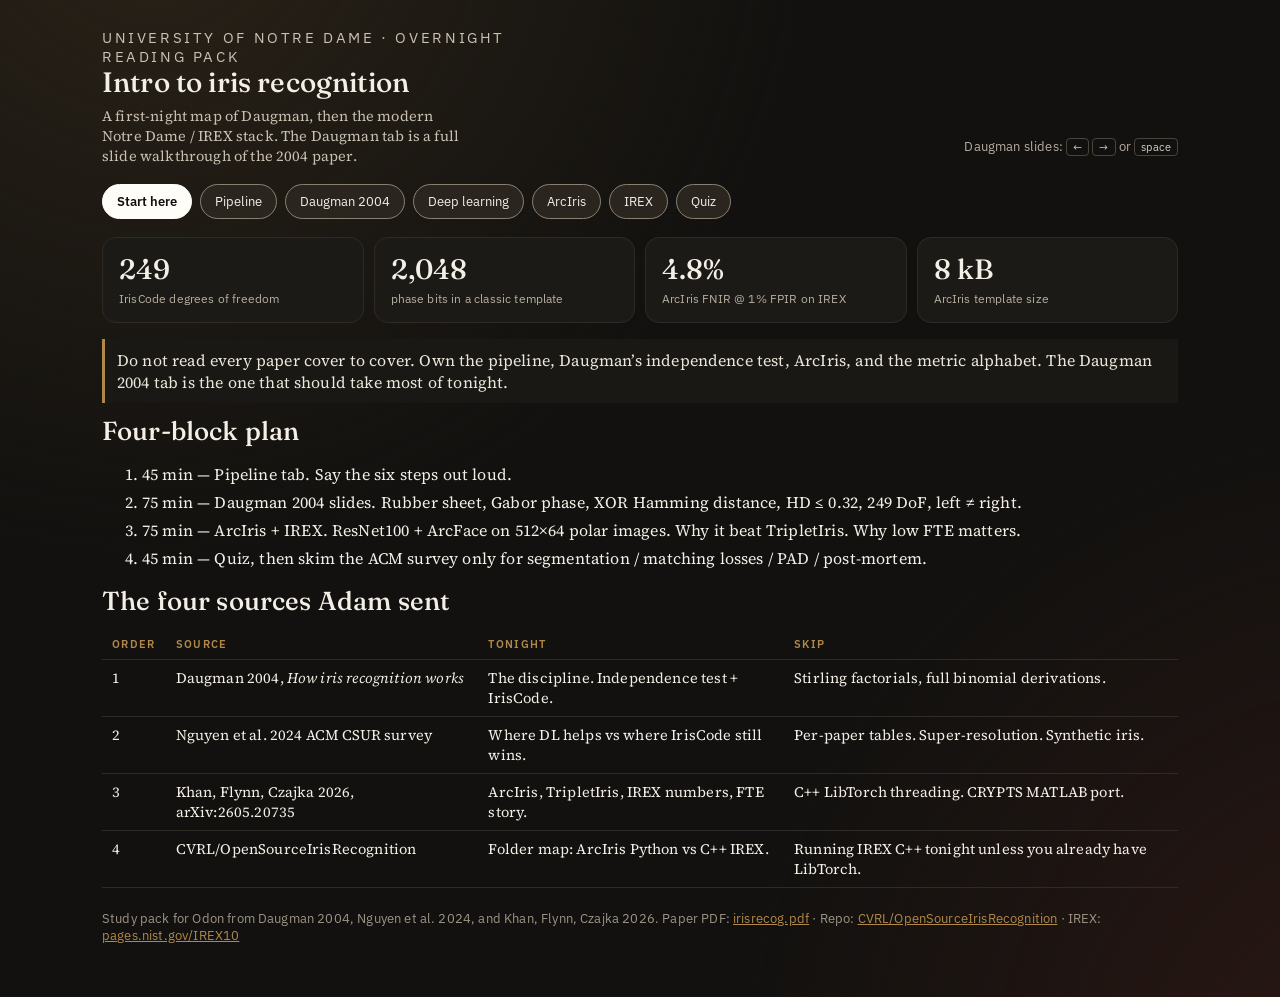
<file: index.html>
<!doctype html>
<html lang="en">
<head>
  <meta charset="utf-8" />
  <meta name="viewport" content="width=device-width, initial-scale=1" />
  <title>Intro to iris recognition · Daugman 2004</title>
  <link rel="preconnect" href="https://fonts.googleapis.com" />
  <link rel="preconnect" href="https://fonts.gstatic.com" crossorigin />
  <link href="https://fonts.googleapis.com/css2?family=Fraunces:opsz,wght@9..144,500;9..144,600&family=IBM+Plex+Mono:wght@400&family=IBM+Plex+Sans:wght@400;500;600&family=Source+Serif+4:ital,opsz,wght@0,8..60,400;0,8..60,600;1,8..60,400&display=swap" rel="stylesheet" />
  <link rel="stylesheet" href="./assets/styles.css?v=2" />
</head>
<body>
<div class="app">
  <div class="shell">
    <header class="top">
      <div class="brand">
        <p class="kicker">University of Notre Dame · overnight reading pack</p>
        <h1>Intro to iris recognition</h1>
        <p>A first-night map of Daugman, then the modern Notre Dame / IREX stack. The Daugman tab is a full slide walkthrough of the 2004 paper.</p>
      </div>
      <p class="hint">Daugman slides: <kbd>←</kbd> <kbd>→</kbd> or <kbd>space</kbd></p>
    </header>

    <nav class="tabs" aria-label="Sections">
      <button type="button" class="tab" data-tab="home" aria-selected="true">Start here</button>
      <button type="button" class="tab" data-tab="pipeline">Pipeline</button>
      <button type="button" class="tab" data-tab="daugman">Daugman 2004</button>
      <button type="button" class="tab" data-tab="dl">Deep learning</button>
      <button type="button" class="tab" data-tab="arciris">ArcIris</button>
      <button type="button" class="tab" data-tab="irex">IREX</button>
      <button type="button" class="tab" data-tab="quiz">Quiz</button>
    </nav>

    <section id="home" class="panel active prose">
      <div class="grid-4" style="margin-bottom:16px">
        <div class="stat"><b>249</b><span>IrisCode degrees of freedom</span></div>
        <div class="stat"><b>2,048</b><span>phase bits in a classic template</span></div>
        <div class="stat"><b>4.8%</b><span>ArcIris FNIR @ 1% FPIR on IREX</span></div>
        <div class="stat"><b>8 kB</b><span>ArcIris template size</span></div>
      </div>
      <div class="note">Do not read every paper cover to cover. Own the pipeline, Daugman’s independence test, ArcIris, and the metric alphabet. The Daugman 2004 tab is the one that should take most of tonight.</div>
      <h2>Four-block plan</h2>
      <ol>
        <li>45 min — Pipeline tab. Say the six steps out loud.</li>
        <li>75 min — Daugman 2004 slides. Rubber sheet, Gabor phase, XOR Hamming distance, HD ≤ 0.32, 249 DoF, left ≠ right.</li>
        <li>75 min — ArcIris + IREX. ResNet100 + ArcFace on 512×64 polar images. Why it beat TripletIris. Why low FTE matters.</li>
        <li>45 min — Quiz, then skim the ACM survey only for segmentation / matching losses / PAD / post-mortem.</li>
      </ol>
      <h2>The four sources Adam sent</h2>
      <table>
        <thead><tr><th>Order</th><th>Source</th><th>Tonight</th><th>Skip</th></tr></thead>
        <tbody>
          <tr><td>1</td><td>Daugman 2004, <em>How iris recognition works</em></td><td>The discipline. Independence test + IrisCode.</td><td>Stirling factorials, full binomial derivations.</td></tr>
          <tr><td>2</td><td>Nguyen et al. 2024 ACM CSUR survey</td><td>Where DL helps vs where IrisCode still wins.</td><td>Per-paper tables. Super-resolution. Synthetic iris.</td></tr>
          <tr><td>3</td><td>Khan, Flynn, Czajka 2026, arXiv:2605.20735</td><td>ArcIris, TripletIris, IREX numbers, FTE story.</td><td>C++ LibTorch threading. CRYPTS MATLAB port.</td></tr>
          <tr><td>4</td><td>CVRL/OpenSourceIrisRecognition</td><td>Folder map: ArcIris Python vs C++ IREX.</td><td>Running IREX C++ tonight unless you already have LibTorch.</td></tr>
        </tbody>
      </table>
    </section>

    <section id="pipeline" class="panel prose">
      <h2>The picture you must be able to draw</h2>
      <p>Every method on this reading list is a variation of the same chain. Daugman invented steps 2–5 in the 1990s. ArcIris keeps 2–3 and replaces 4–5 with a neural net.</p>
      <table>
        <thead><tr><th>Step</th><th>What</th><th>Why it exists</th></tr></thead>
        <tbody>
          <tr><td>1. Capture</td><td>NIR camera, typically 640×480</td><td>NIR (700–900 nm) so dark irises still show texture. Visible light is absorbed by melanin.</td></tr>
          <tr><td>2. Localize</td><td>Find pupil + iris circles, eyelids</td><td>Daugman: integro-differential circular edge detector. ND: nested U-Net mask + ResNet18 circle regressor.</td></tr>
          <tr><td>3. Normalize</td><td>Rubber-sheet unwrap to polar</td><td>Annulus → rectangle (ArcIris uses 512×64). Pupil size, distance, and translation drop out.</td></tr>
          <tr><td>4. Encode</td><td>IrisCode or a neural embedding</td><td>Classic: 2,048-bit Gabor phase + occlusion mask. ArcIris: ResNet100 embedding trained with ArcFace.</td></tr>
          <tr><td>5. Match</td><td>Dissimilarity score</td><td>Classic: fractional Hamming distance. ArcIris: cosine / Euclidean on the embedding.</td></tr>
          <tr><td>6. Decide</td><td>Threshold on 1:1 or 1:N</td><td>Verification is 1:1. Identification is 1:N. IREX ranks by FNIR at FPIR = 0.01.</td></tr>
        </tbody>
      </table>
      <div class="grid-2">
        <div class="card">
          <h3>Verification · 1:1</h3>
          <p>“Is this the person they claim to be?” Compare the probe to one claimed template. False match probability only has one chance to fire.</p>
        </div>
        <div class="card">
          <h3>Identification · 1:N</h3>
          <p>“Who is this among N people?” Exhaustive search. Only a biometric with astronomically low false-match probability can search millions without exploding errors. That is Daugman’s whole argument.</p>
        </div>
      </div>
    </section>

    <section id="daugman" class="panel">
      <div class="deck">
        <div class="deck-bar">
          <span><b>John Daugman</b> · How iris recognition works · IEEE TCSVT 14(1), 2004</span>
          <span id="pos">1 / 24</span>
        </div>
        <div class="slides">

          <article class="slide on">
            <h2>The paper that started the field</h2>
            <p class="one-liner">If you remember one paper from tonight, this is it.</p>
            <p>John Daugman (Cambridge) published <em>How iris recognition works</em> in IEEE Transactions on Circuits and Systems for Video Technology, January 2004. The algorithms themselves go back to his 1993 PAMI paper and 1994 US patent 5,291,560. By 2004 they had been licensed into almost every deployed iris system: British Telecom, Sandia, Panasonic, LG, Oki, Iridian, and others. Independent tests kept reporting <strong>zero false matches</strong> across millions of comparisons.</p>
            <p>This 2004 paper is the explainer. It is not a “new method” paper. It is Daugman walking you through <em>why</em> the method is so unusually safe to search at national scale, with 9.1 million iris-pair comparisons from Britain, the USA, Japan, and Korea as evidence.</p>
            <div class="why"><strong>In plain English</strong>Think of this as the physics textbook for iris recognition. Notre Dame’s ArcIris still starts from the same geometry (find the rings, unwrap them). Only the later “encode and match” steps got replaced by a neural net.</div>
            <div class="dont"><strong>Don’t mix this up</strong>Adam’s email said “Prof. Daugman.” Spelling is Daugman, not Dougman. He was a colleague of the Notre Dame group and famously skeptical of replacing IrisCodes with deep learning at Aadhaar-like scale.</div>
          </article>

          <article class="slide">
            <h2>The thesis, in one sentence</h2>
            <p class="one-liner">Recognition is the unique <em>failure</em> of a test of statistical independence on iris phase.</p>
            <p>Two different eyes, encoded into bits, look like two unrelated random bit strings. If you XOR them, about half the bits disagree — Hamming distance ≈ 0.50 — exactly like comparing tosses of a fair coin. That is the independence test <em>passing</em>: these are different people.</p>
            <p>When you compare two images of the <em>same</em> eye, the bit strings agree far more than chance. Hamming distance drops well below 0.5, typically under 0.32. Independence has <em>failed</em>. That failure is the match.</p>
            <p>This framing is the whole paper. Everything else — Gabor wavelets, rubber sheets, binomial histograms — exists to make that test fast, stable, and statistically airtight.</p>
            <div class="why"><strong>In plain English</strong>You are not “measuring how similar two pictures look.” You are asking: “Could these two bit strings have come from unrelated random sources?” If no, it is the same eye. If yes, it is someone else.</div>
          </article>

          <article class="slide">
            <h2>Why faces are a hard biometric, and irises are not</h2>
            <p class="one-liner">Pattern recognition only works when same-class variation is smaller than between-class variation.</p>
            <p>A face is a social, 3-D, lighting-sensitive organ. Expression, pose, age, glasses, and illumination all change the same person’s image. Daugman cites early-2000s face tests where images taken a year apart still had 43–50% error. Meanwhile different faces share the same parts in the same layout, so between-person variation is limited. Intra-class is huge; inter-class is small. That is the wrong way around.</p>
            <p>The iris is the opposite. It is an internal organ that happens to be visible. It is roughly planar, so lighting angle mostly scales brightness instead of reshaping features. Viewing-angle change is mostly an affine warp. Pupil dilation distorts the texture, but in a way you can invert with a rubber-sheet model. The pattern is insanely different from person to person.</p>
            <div class="why"><strong>In plain English</strong>Faces of the same person can look more different than faces of two different people. Two irises of different people almost never look “accidentally similar” once you encode them as phase bits. That is why iris can do 1-to-many search and face, in 2004, mostly could not.</div>
          </article>

          <article class="slide">
            <h2>Biology: what you are actually looking at</h2>
            <p class="one-liner">The visible iris is a random morphogenetic fingerprint, not a DNA barcode.</p>
            <p>The iris starts forming in the third month of gestation and is mostly structurally done by the eighth month. Pigment can keep filling in after birth, which is why a baby’s eye color can change, but the <em>mesh</em> of the pattern is already there.</p>
            <p>Texture parts you should be able to name: arching ligaments, furrows, ridges, <strong>Fuchs’ crypts</strong> (the pits Notre Dame’s CRYPTS method later uses), rings, corona, freckles, and the zigzag collarette. Color comes from melanin in the anterior layer and stroma. Blue eyes are mostly “no pigment,” so long wavelengths punch through and shorter ones scatter.</p>
            <p>Under visible light you mostly see the trabecular meshwork. Under <strong>near infrared (NIR, 700–900 nm)</strong> you see deeper stromal structure. Dark brown irises that look featureless in a phone photo light up in NIR because melanin absorbs visible light but less NIR. That is why every serious iris camera is NIR, not RGB.</p>
            <div class="dont"><strong>Don’t mix this up</strong>Iridology — the claim that iris marks diagnose organ disease or personality — is cited in this paper as medical fraud (Berggren 1985; Simon et al. 1979). The texture is random, not a health map. Daugman is very clear about this.</div>
          </article>

          <article class="slide">
            <h2>Epigenetic, not genetic</h2>
            <p class="one-liner">Your left eye is as different from your right as from a stranger. Identical twins do not match.</p>
            <p>Eye <em>color</em> is genetic. The detailed phase pattern is not. Daugman compared 648 left/right pairs from 324 people. Mean Hamming distance was 0.497 — statistically the same as comparing unrelated people (0.499). A small set of actual identical-twin pairs also sat at HD ≈ 0.507.</p>
            <p>So the pattern is <strong>epigenetic</strong>: it comes from random events while the tissue is folding in the womb, not from a gene that says “put a crypt here.” That is fantastic for biometrics. You cannot steal someone’s iris code by knowing their family. You also cannot match left to right and call it the same identity.</p>
            <div class="why"><strong>In plain English</strong>If a system ever matches someone’s left eye to their right eye, that is a bug, not a feature. Notre Dame even stores an eye-side byte in the IREX template so left is never compared to right during 1:N search.</div>
            <div class="dont"><strong>Number to keep</strong>Unrelated eyes: HD mean 0.499, σ = 0.0317. Genetically identical (L vs R): HD mean 0.497, σ = 0.031. Same distribution.</div>
          </article>

          <article class="slide">
            <h2>Capture: you need enough pixels, in NIR</h2>
            <p class="one-liner">If the iris is a tiny blurry disc, no algorithm downstream can invent texture that was never imaged.</p>
            <p>Daugman wants at least <strong>70 pixels of iris radius</strong>. Field systems in the paper typically got 100–140. Cameras were 640×480 monochrome CCD with NIR illumination, invisible to the subject so the pupil does not bounce around from a visible flash.</p>
            <p>Some platforms used a wide-angle camera to find the face, then steered a narrow-angle pan/tilt camera onto the eye. Many just used a mirror or live video so the person put their own eye in the box.</p>
            <p>Focus is measured in real time by high-frequency power in the 2-D Fourier spectrum of the frame. More sharp detail → more high-frequency energy. Either the lens hunts, or the machine beeps at you to lean in.</p>
            <div class="why"><strong>In plain English</strong>This is why “iris from a random selfie” is a different research problem. ISO later asked for on the order of 120 pixels across the iris diameter. Notre Dame’s IREX code still assumes 640×480-class images and even pads to 4:3 before the networks run.</div>
          </article>

          <article class="slide">
            <h2>Finding the iris: a circular edge detector</h2>
            <p class="one-liner">Search over center and radius until a circle sits on the strongest radial jump in brightness.</p>
            <p>The pupil is a dark disc; the iris is a textured ring; the sclera is brighter. Daugman’s operator walks around a candidate circle, adds up image values on that circle, then asks: if I grow the radius a tiny bit, how fast does that sum change? At the true pupil or limbus (outer iris) boundary, that derivative explodes. Blur the search with a Gaussian so noise does not win. Repeat coarse-to-fine until you have single-pixel (x₀, y₀, r) for both rings.</p>
            <p>In symbols, maximize over (r, x₀, y₀) the blurred radial derivative of a contour integral around the circle. You do <em>not</em> need to memorize the integral. You need to know it is a <strong>circular integro-differential edge detector</strong>.</p>
            <p>The pupil search is constrained by the iris search, but they are <strong>not concentric</strong>. The pupil is often nasal and a bit down. Pupil radius can be 0.1 to 0.8 of iris radius. All three pupil parameters are estimated separately.</p>
            <div class="why"><strong>In plain English</strong>Imagine sliding a circle around the photo and inflating it until it “catches” the pupil rim, then doing it again for the brown-to-white rim. Eyelids are the same idea, except the path is an arc, not a full circle, then a spline is fitted.</div>
          </article>

          <article class="slide">
            <h2>The rubber-sheet model</h2>
            <p class="one-liner">Turn the ring into a rectangle whose height is always “pupil → limbus = 0 to 1.”</p>
            <div class="grid-2">
              <div>
                <p>Even on-axis, the iris changes size with camera distance and with pupil dilation. Dilation is not a simple zoom: the inner hole grows and the tissue stretches. Daugman models this as a homogeneous rubber annulus, anchored at the outer rim, pulled by an off-center inner ring.</p>
                <p>Every point on the iris gets coordinates (r, θ). Angle θ is 0 to 2π. Radius r is not pixels — it is a unit interval [0, 1] from the pupillary boundary to the limbus. Mix the two boundary curves:</p>
                <p class="mono">x(r,θ) = (1−r) x_pupil(θ) + r x_limbus(θ)<br />y(r,θ) = (1−r) y_pupil(θ) + r y_limbus(θ)</p>
                <p>Because the two centers can differ, this is a <em>non-concentric</em> polar map. ArcIris still does exactly this unwrap, to 512×64 pixels.</p>
              </div>
              <div class="fig">
                <svg viewBox="0 0 360 220" xmlns="http://www.w3.org/2000/svg" aria-hidden="true">
                  <rect width="360" height="220" fill="#efe8db"/>
                  <circle cx="90" cy="110" r="70" fill="#c9a07a" stroke="#3d2118" stroke-width="2"/>
                  <circle cx="84" cy="114" r="28" fill="#1c1a17"/>
                  <text x="90" y="200" text-anchor="middle" fill="#6b6458" font-size="12" font-family="IBM Plex Sans">raw annulus</text>
                  <path d="M175 110 L210 110" stroke="#b0894a" stroke-width="2" marker-end="url(#a)"/>
                  <defs><marker id="a" markerWidth="8" markerHeight="8" refX="6" refY="4" orient="auto"><path d="M0 0 L8 4 L0 8 z" fill="#b0894a"/></marker></defs>
                  <rect x="220" y="40" width="120" height="140" fill="#d8b08a" stroke="#3d2118" stroke-width="2"/>
                  <text x="280" y="115" text-anchor="middle" fill="#3d2118" font-size="12" font-family="IBM Plex Sans">θ →</text>
                  <text x="232" y="120" fill="#3d2118" font-size="12" font-family="IBM Plex Sans" transform="rotate(-90 232 120)">r</text>
                  <text x="280" y="200" text-anchor="middle" fill="#6b6458" font-size="12" font-family="IBM Plex Sans">polar rectangle</text>
                </svg>
                <p class="cap">Rubber sheet: ring becomes a dimensionless rectangle. Pupil size drops out.</p>
              </div>
            </div>
            <div class="dont"><strong>Don’t mix this up</strong>This fixes size, translation, and pupil dilation. It does <em>not</em> fix head tilt / eye torsion. Rotation is handled later by sliding the IrisCode, not by rotating the photo.</div>
          </article>

          <article class="slide">
            <h2>Encoding: Gabor phase, not brightness</h2>
            <p class="one-liner">Ask, at many patches and scales: which quadrant of the complex plane is this texture in?</p>
            <p>A 2-D Gabor wavelet is a little oriented ripple (a sine/cosine) under a Gaussian blob. Daugman had used these since the 1980s as a model of visual cortex. You drop one on a patch of iris, integrate, and get a <strong>complex number</strong> — a phasor with a real part and an imaginary part.</p>
            <p>Then you throw away the length of that phasor (amplitude) and keep only the <strong>quadrant</strong> of its angle. Four quadrants → 2 bits. Gray/Grey code: moving to a neighboring quadrant flips only one bit, so small angle noise does not flip both bits at once.</p>
            <p>Repeat across the iris at many sizes (0.15 mm to 1.2 mm on the real iris, an 8× range) and frequencies (3 octaves). Total: <strong>2,048 phase bits</strong> (256 bytes). A second 2,048-bit <strong>mask</strong> marks bits that sat on eyelashes, eyelids, specularities, contact-lens edges, or junk SNR so matching can ignore them.</p>
            <div class="why"><strong>Why dump amplitude?</strong>Brightness tracks lighting, camera gain, and contrast. Phase tracks the <em>layout</em> of the texture — the zero-crossings of those wavelets. Two photos of the same eye under different lamps should still share phase. That is the whole trick.</div>
          </article>

          <article class="slide">
            <h2>The four quadrants, drawn</h2>
            <p class="one-liner">Each local patch votes for one of four 2-bit labels: 00, 10, 11, 01 around the plane.</p>
            <div class="grid-2">
              <div class="fig">
                <svg viewBox="0 0 260 240" xmlns="http://www.w3.org/2000/svg">
                  <rect width="260" height="240" fill="#efe8db"/>
                  <line x1="20" y1="120" x2="240" y2="120" stroke="#3d2118"/>
                  <line x1="130" y1="20" x2="130" y2="220" stroke="#3d2118"/>
                  <text x="188" y="70" fill="#6e3b2b" font-size="16" font-family="IBM Plex Sans">[1, 0]</text>
                  <text x="48" y="70" fill="#6e3b2b" font-size="16" font-family="IBM Plex Sans">[0, 0]</text>
                  <text x="48" y="180" fill="#6e3b2b" font-size="16" font-family="IBM Plex Sans">[0, 1]</text>
                  <text x="188" y="180" fill="#6e3b2b" font-size="16" font-family="IBM Plex Sans">[1, 1]</text>
                  <text x="236" y="114" fill="#6b6458" font-size="11" font-family="IBM Plex Sans">Re</text>
                  <text x="136" y="28" fill="#6b6458" font-size="11" font-family="IBM Plex Sans">Im</text>
                  <circle cx="170" cy="78" r="5" fill="#b0894a"/>
                </svg>
                <p class="cap">Figure 2 in the paper: phase-quadrant demodulation. The gold dot is one patch’s phasor.</p>
              </div>
              <div>
                <p>The sign of the real part is bit 1. The sign of the imaginary part is bit 2. That is the <code>sgn</code> operator in Daugman’s equation (2). You never store the actual angle, only which quadrant it landed in.</p>
                <p>Even a badly out-of-focus eye still gets a code — the bits get set by CCD noise. That sounds like a bug. It is a feature: two different blurry irises do <em>not</em> collapse toward the same code, the way two blurry faces start to look like the same oval. Random noise vs random noise still XOR’s to HD ≈ 0.5.</p>
                <div class="why"><strong>In plain English</strong>You are turning “this patch of iris texture” into a 2-bit compass heading. Do that a thousand times. The heading sequence is the IrisCode.</div>
              </div>
            </div>
          </article>

          <article class="slide">
            <h2>Matching: fractional Hamming distance</h2>
            <p class="one-liner">Disagreeing bits, counting only bits both masks say are real iris.</p>
            <p class="mono">HD = || (codeA XOR codeB) AND maskA AND maskB || / || maskA AND maskB ||</p>
            <p>XOR is 1 where the two codes differ. AND with both masks throws away lashes, lids, glare. The denominator is “how many bits actually counted,” so HD is a <em>fraction</em> between 0 and 1. Perfect match would be 0. Unrelated eyes sit at 0.5.</p>
            <p>This is not a neural network. It is Boolean logic that a CPU already has as a single instruction on 32-bit chunks. On a 300 MHz Sun workstation in 2004, Daugman quotes <strong>~100,000 iris comparisons per second</strong>, and 10 µs to XOR two IrisCodes. That speed is why Aadhaar-scale search was imaginable with this representation and still painful with float embeddings.</p>
            <div class="why"><strong>Tiny example</strong>Codes 1101 and 1001, both fully unmasked. XOR = 0100 → one bit in four disagrees → HD = 0.25. If the second bit of either mask was 0 (occlusion), that bit is skipped and HD = 0/3 = 0.</div>
            <div class="dont"><strong>Don’t mix this up</strong>Lower HD = more similar. It is a <em>dissimilarity</em>. Cosine similarity in ArcIris is the opposite direction (higher = closer). Always check whether a matcher outputs distance or similarity before you pick a threshold.</div>
          </article>

          <article class="slide">
            <h2>The impostor histogram: 249 coin tosses</h2>
            <p class="one-liner">Different eyes disagree like a binomial with N ≈ 249, p = 0.5 — not 2,048 independent bits.</p>
            <p>9,060,003 comparisons of different irises. Mean HD = 0.499, σ = 0.0317. If every one of the 2,048 bits were an independent coin, σ would be about 0.011 and the histogram would be a spike. It is wider, so bits are correlated (especially radially: nearby rings of the iris are not independent).</p>
            <p>For a binomial, N = p(1−p)/σ². Plug in: N ≈ <strong>249 degrees of freedom</strong>. The histogram is “what you get if you flip a fair coin 249 times and plot the fraction of heads.” A quantile-quantile plot of the left tail against that binomial is a straight line over three orders of magnitude. The model is not decorative. It is the false-match calculator.</p>
            <p>Smallest impostor HD in that 9.1 million: <strong>0.334</strong>. Chance of HD &lt; 0.333 ≈ 1 in 16 million. Chance of HD ≤ 0.300 ≈ 1 in 10 billion.</p>
            <div class="why"><strong>In plain English</strong>You published 2,048 bits, but only ~249 of them are truly independent facts about the iris. That is still an enormous password. Discrimination entropy works out to about <strong>3.2 bits per mm²</strong> of iris.</div>
          </article>

          <article class="slide">
            <h2>Rotation: do not rotate the image</h2>
            <p class="one-liner">Encode once, then circularly shift the bit code and keep the best HD.</p>
            <p>Head tilt, cyclotorsion of the eye in the socket, and pan/tilt mirrors all rotate the iris in the image plane. Rotating the photograph with an Euler matrix is the expensive way. The cheap way: compute the IrisCode in one canonical orientation, then slide it in θ (the angular axis of the rectangle) and recompute HD. Daugman used <strong>7 relative orientations</strong> and kept the minimum HD.</p>
            <p>“Best of 7” is an extreme-value sample, so the impostor histogram shifts left: mean falls from 0.500 to <strong>0.458</strong>, σ to 0.0196, smallest observed HD still about 0.33. He writes down the exact formula: if F₀(x) is the chance of a false match in one orientation, then after n tries it is 1 − [1 − F₀(x)]ⁿ. The theory matches the histogram.</p>
            <div class="why"><strong>In plain English</strong>You give the matcher a few “maybe the head was tilted” chances. That makes impostors look slightly more similar on average, which you must budget for in the threshold. You do not get a free lunch. Notre Dame’s HDBIF still does shifts (even shifts first, then ±1 around the winner, to hit IREX’s 25-second search cap).</div>
          </article>

          <article class="slide">
            <h2>The threshold table you should be able to recite</h2>
            <p class="one-liner">HD ≤ 0.32 is the folklore cutoff. Tighter if the gallery is huge.</p>
            <table>
              <thead><tr><th>HD criterion</th><th>Odds of a single false match</th><th>When you would use it</th></tr></thead>
              <tbody>
                <tr><td>0.26</td><td>1 in 10¹³</td><td>Paranoid / enormous 1:N</td></tr>
                <tr><td>0.27</td><td>1 in 10¹²</td><td>~1 million gallery, net P_N ≈ 10⁻⁶</td></tr>
                <tr><td>0.30</td><td>1 in 1.5 billion</td><td>Very conservative verification</td></tr>
                <tr><td>0.32</td><td>1 in 26 million</td><td>Classic operating point in the paper</td></tr>
                <tr><td>0.33</td><td>1 in 4 million</td><td>Empirically sat between all genuines and all impostors in his 9.1M set</td></tr>
                <tr><td>0.35</td><td>1 in 133,000</td><td>Too loose for large search</td></tr>
              </tbody>
            </table>
            <p>These odds already include the 7-orientation “best of n” correction. In the non-ideal 7,070 genuine pairs vs 9.1 million impostors, max genuine HD was 0.327 and min impostor HD was 0.329 — a hair’s-breadth perfect separation on that particular dataset, at theoretical FMR ≈ 1 in 4 million.</p>
            <div class="dont"><strong>Don’t treat 0.32 as magic</strong>Genuine scores move around with blur, motion, and cameras. Impostor scores do not — they are combinatorics. So you adapt the threshold to keep search-wide false matches rare, not to chase a pretty genuine mean.</div>
          </article>

          <article class="slide">
            <h2>Verification is easy. Identification is not.</h2>
            <p class="one-liner">A 99.9% verifier is useless as a search engine once N is a few thousand.</p>
            <p>Verification (1:1): someone claims an identity, you check one template. Identification (1:N): you search everyone. If P₁ is the false-match chance of one comparison, the chance of at least one false match in a gallery of N is</p>
            <p class="mono">P_N = 1 − (1 − P₁)^N ≈ N · P₁ &nbsp;&nbsp; when P₁ is small.</p>
            <p>Daugman’s horror story: a face algorithm with P₁ = 0.001 (only 0.1% false matches, better than confusing all identical twins). At N = 200, P_N is already 18%. At N = 2,000, P_N is 86%. You will almost surely accuse somebody.</p>
            <p>So an identifier must be roughly <strong>N times better</strong> than a verifier. Iris gets there because the binomial tail dies so fast that you can drop HD from 0.33 to 0.27 and absorb a million extra impostor chances. He targets P_N &lt; 10⁻⁶ regardless of N by making the HD threshold adaptive.</p>
            <div class="why"><strong>Why Adam cares</strong>NIST IREX is identification, not verification. Ranking is FNIR at FPIR = 0.01 on 500,000 identities. That is Daugman’s 1:N problem with modern names. ArcIris is being judged on that problem, not on a lab EER.</div>
          </article>

          <article class="slide">
            <h2>The decision environment and d-prime</h2>
            <p class="one-liner">Plot genuine HDs on the left, impostor HDs on the right. Overlap is error. Separation is d′.</p>
            <p>Two histograms: same-eye comparisons vs different-eye comparisons. If they barely overlap, you can pick a threshold. Daugman calls this the <strong>decision environment</strong>.</p>
            <p>Non-ideal (different cameras, distances): genuine mean HD = 0.110, σ = 0.065; impostor mean 0.458, σ = 0.020; <strong>d′ = 7.3</strong> from 2.3 million comparisons. Ideal lab (same camera, zoom, distance): genuine mean 0.019, and more than half of pairs hit HD = 0.00; <strong>d′ = 14.1</strong>.</p>
            <p>d′ = |μ₁ − μ₂| / sqrt((σ₁² + σ₂²)/2). It does not depend on where you put the threshold. It tells you how much any FMR win will cost you in FNMR.</p>
            <div class="why"><strong>The deep fact</strong>The <em>impostor</em> distribution barely moves when imaging gets worse — bits of different eyes are still random. The <em>genuine</em> distribution slides right toward 0.5 as blur and noise eat the real texture. Quality does not make strangers look like you. Quality makes you look less like yourself.</div>
            <div class="dont"><strong>d′ warning</strong>This assumes roughly Gaussian scores. Iris papers quote it constantly, including the Notre Dame ArcIris paper. It is a convenience index, not a full ROC.</div>
          </article>

          <article class="slide">
            <h2>Speed, as of 2004 hardware</h2>
            <p class="one-liner">A third of a second to make a template. Ten microseconds to compare two of them.</p>
            <table>
              <thead><tr><th>Operation</th><th>Time on a 300 MHz Sun</th></tr></thead>
              <tbody>
                <tr><td>Assess focus</td><td>15 ms</td></tr>
                <tr><td>Scrub specular reflections</td><td>56 ms</td></tr>
                <tr><td>Localize eye and iris</td><td>90 ms</td></tr>
                <tr><td>Fit pupillary boundary</td><td>12 ms</td></tr>
                <tr><td>Detect and fit both eyelids</td><td>93 ms</td></tr>
                <tr><td>Remove lashes and contact-lens edges</td><td>78 ms</td></tr>
                <tr><td>Demodulation / IrisCode creation</td><td>102 ms</td></tr>
                <tr><td>XOR comparison of two IrisCodes</td><td>10 µs</td></tr>
              </tbody>
            </table>
            <p>Template creation is milliseconds because of image processing. Search is microseconds because of XOR. Daugman’s scaling advice: shard a national gallery into chunks of ~100,000 people, search them in parallel, and tighten each shard’s HD threshold so the union still has P_N &lt; 10⁻⁶. He claims a national identification decision in about one second on banks of cheap CPUs.</p>
            <div class="why"><strong>Bridge to 2026</strong>IREX still cares about this split. Extract cap: 1.5 s. Search cap: 25 s against 500k templates. ArcIris spends its time in a ResNet, then matches with a cheap vector distance. CRYPTS spends its time in Earth Mover’s Distance and misses the search cap. Daugman’s speed argument never went away.</div>
          </article>

          <article class="slide">
            <h2>What the paper does <em>not</em> claim</h2>
            <p class="one-liner">Stable enough to recognize, not frozen like a wax statue, not a medical oracle.</p>
            <p>He needs the pattern to be stable enough over years that genuine HD stays on the left of the decision environment. He does not need every crypt to be eternal. The test still works if up to about a third of the bits are corrupted — that is what HD ≤ 0.32 already allows.</p>
            <p>He explicitly dumps iridology. He also notes that disease and aging can change an iris (Notre Dame later built whole datasets on that: Warsaw post-mortem, disease-iris). The 2004 paper’s operational claim is about healthy, living, NIR, cooperative capture.</p>
            <p>He is not arguing neural nets can never encode irises. He is arguing that whatever you use must (1) produce something you can search at 1:N without false matches exploding, and (2) not confuse blurry samples with each other. That is the steel-man of “Daugman wasn’t a fan of deep learning.”</p>
            <div class="why"><strong>If Adam asks “what did you take from Daugman?”</strong>Say: independence test, rubber sheet, phase not amplitude, 249 DoF, HD 0.32, identification ≠ verification, impostor distribution is combinatorics while genuine distribution is quality. Then say ArcIris keeps the rubber sheet and replaces the IrisCode with an ArcFace embedding because IREX galleries are “only” 500k and a compact float vector still finishes in 2.5 seconds.</div>
          </article>

          <article class="slide">
            <h2>Cheat sheet · pin this</h2>
            <table>
              <thead><tr><th>Thing</th><th>Number / phrase</th></tr></thead>
              <tbody>
                <tr><td>Thesis</td><td>Unique failure of a statistical independence test on phase</td></tr>
                <tr><td>IrisCode</td><td>2,048 phase bits + 2,048 mask bits</td></tr>
                <tr><td>Independent bits</td><td>~249, not 2,048</td></tr>
                <tr><td>Entropy</td><td>~3.2 bits/mm²</td></tr>
                <tr><td>Impostor HD</td><td>mean ≈ 0.50 (0.458 after 7 rotations)</td></tr>
                <tr><td>Typical accept</td><td>HD ≤ 0.32 ≈ 1 in 26 million FMR</td></tr>
                <tr><td>Left vs right</td><td>HD ≈ 0.50 · epigenetic</td></tr>
                <tr><td>Min radius</td><td>≥ 70 px, field 100–140, NIR 700–900 nm</td></tr>
                <tr><td>Normalize</td><td>Non-concentric rubber sheet, r ∈ [0,1]</td></tr>
                <tr><td>Encode</td><td>2-D Gabor phase quadrants, Grey code</td></tr>
                <tr><td>Match</td><td>Masked XOR Hamming distance, shift for rotation</td></tr>
                <tr><td>1:N math</td><td>P_N ≈ N P₁ · tighten threshold as N grows</td></tr>
                <tr><td>d′</td><td>7.3 non-ideal / 14.1 ideal in this paper</td></tr>
                <tr><td>Search speed</td><td>~10 µs per pair, ~1e5 irises/s in 2004</td></tr>
              </tbody>
            </table>
            <p class="muted">Paper: J. Daugman, “How iris recognition works,” IEEE Trans. Circuits Syst. Video Technol., vol. 14, no. 1, pp. 21–30, Jan. 2004. PDF: <span class="mono">cl.cam.ac.uk/~jgd1000/irisrecog.pdf</span></p>
          </article>

        </div>
        <div class="nav">
          <button id="prev" type="button">Previous</button>
          <div class="dots" id="dots"></div>
          <button id="next" type="button">Next</button>
        </div>
      </div>
    </section>

    <section id="dl" class="panel prose">
      <h2>Where deep learning actually helps</h2>
      <p>Nguyen, Proença, Alonso-Fernandez, ACM Computing Surveys 2024. Daugman was not a fan of DL. The survey’s useful claim: impact is uneven.</p>
      <table>
        <thead><tr><th>Stage</th><th>DL verdict</th><th>Why</th></tr></thead>
        <tbody>
          <tr><td>Segmentation</td><td>Clear win on hard data</td><td>U-Net family handles blur, off-axis, occlusion, post-mortem better than integro-differential / Hough.</td></tr>
          <tr><td>Normalization</td><td>Mostly still rubber-sheet</td><td>A few methods skip it (ThirdEye). Polar unwrap remains the default, including ArcIris.</td></tr>
          <tr><td>Closed-set encoding</td><td>Softmax CNNs work, but brittle</td><td>Must retrain when a new identity appears. Fine for lab papers, useless for IREX 1:N.</td></tr>
          <tr><td>Open-set encoding</td><td>Triplet / ArcFace embeddings</td><td>This is ArcIris. Same playbook as FaceNet / ArcFace. Open-set 1:N without retraining.</td></tr>
          <tr><td>National-scale 1:N</td><td>IrisCode still king on speed</td><td>XOR of bits vs float embeddings. Aadhaar ~1.2B iris pairs.</td></tr>
          <tr><td>PAD</td><td>DL is now the default</td><td>Printouts, textured contacts, replay, cadaver. Cross-sensor / unknown-attack PAD is still open.</td></tr>
          <tr><td>Post-mortem / forensics</td><td>DL + humans together</td><td>Decomposition breaks handcrafted anatomy. Heatmaps help examiners. Czajka lab owns this niche.</td></tr>
        </tbody>
      </table>
      <div class="note">Why ArcFace beat triplet: triplet loss needs mining (too-easy stops learning, too-hard explodes). ArcFace puts embeddings on a hypersphere and adds a fixed angular margin. No mining. ND’s second IREX submission (ArcIris) crushed the first (TripletIris): FNIR 4.8% vs 32.6%.</div>
    </section>

    <section id="arciris" class="panel prose">
      <h2>What you will actually work with</h2>
      <p>Adam: “We would be working with ArcIris.” IREX name <strong>ndcvrl_002</strong> (2025-05-12). First ND open-source IREX entry was TripletIris as <strong>ndcvrl_001</strong>.</p>
      <div class="grid-2">
        <div class="card">
          <h3>ArcIris — use this</h3>
          <ul>
            <li>Backbone: ResNet100 (InsightFace ArcFace-torch)</li>
            <li>Input: polar 512×64 from 640×480 via Daugman’s rubber sheet</li>
            <li>Loss: ArcFace (additive angular margin)</li>
            <li>Match: cosine / Euclidean on a float vector</li>
            <li>Template: 8 kB · two-eye FNIR 0.048 ± 0.001</li>
            <li>Rank-1 97.62% · rank-10 98.22% · 27th of 35</li>
            <li>Search 1M irises in ~2.5 s on NIST’s Xeon</li>
          </ul>
        </div>
        <div class="card">
          <h3>TripletIris — know, don’t live in</h3>
          <ul>
            <li>Backbone: ConvNeXt-tiny (timing constraint)</li>
            <li>Loss: batch-hard triplet mining</li>
            <li>Same polar input and ND segmentation front-end</li>
            <li>IREX two-eye FNIR 0.326 ± 0.003</li>
            <li>Rank-1 89.77% · rank-10 93.54%</li>
            <li>The ablation that proves ArcFace &gt; triplet here</li>
          </ul>
        </div>
      </div>
      <h3>The FTE plot twist</h3>
      <p>Commercial VeriEye is #1 on IREX and looks nearly perfect on clean academic sets. It also refuses a lot of hard images (FTE 22.8% on VII-Q-R2, 7.7% on Q-FIRE). Worldcoin open-iris dies when quality drops (FTE 86% post-mortem). ArcIris almost never refuses, so when ISO-style scoring treats failure-to-enroll as a non-match, the open-source nets look much closer to commercial — and more usable for forensics.</p>
      <h3>Also in the repo</h3>
      <ul>
        <li><strong>HDBIF</strong> — ICA filters on patches humans looked at. Binarize, fractional HD. Skim.</li>
        <li><strong>CRYPTS</strong> — Fuchs’ crypts + Earth Mover’s Distance. Failed IREX search timing. One-liner only.</li>
        <li><strong>Canthi detector</strong> — DINOv3 + regression head for eye corners, then affine-rotate.</li>
      </ul>
    </section>

    <section id="irex" class="panel prose">
      <h2>NIST IREX X, in English</h2>
      <p>Sequestered data you never see: ~1,000,000 images, 500,000 identities, field-collected, messy. Ranking: FNIR at FPIR = 0.01. Caps: 1.5 s to extract a 640×480 template; 25 s to search 500k and return 50 candidates. ND put the first open-source algorithms on a board that used to be all vendors.</p>
      <div class="grid-3" style="margin: 12px 0 16px">
        <div class="stat"><b>27 / 35</b><span>ArcIris accuracy rank (two-eye)</span></div>
        <div class="stat"><b>6 / 35</b><span>ArcIris template-size rank</span></div>
        <div class="stat"><b>ndcvrl_002</b><span>Leaderboard identifier</span></div>
      </div>
      <h3>Metric cheat sheet</h3>
      <table>
        <thead><tr><th>Acronym</th><th>Means</th><th>Direction</th></tr></thead>
        <tbody>
          <tr><td>FMR / FPIR</td><td>Impostor accepted</td><td>Lower better. IREX fixes this at 1%.</td></tr>
          <tr><td>FNMR / FNIR</td><td>Genuine missed</td><td>Lower better. IREX ranking number.</td></tr>
          <tr><td>EER</td><td>Threshold where FMR = FNMR</td><td>Lab summary. Not how IREX ranks.</td></tr>
          <tr><td>FTE</td><td>Failure to enroll / extract</td><td>If counted as non-match, genuine FTE hurts you.</td></tr>
          <tr><td>d′</td><td>Separation of genuine vs impostor Gaussians</td><td>Higher better. Assumes normality.</td></tr>
          <tr><td>Rank-k hit</td><td>True identity in the top k</td><td>IREX reports rank-1 and rank-10.</td></tr>
          <tr><td>HD</td><td>Fraction of disagreeing unmasked bits</td><td>0 = identical IrisCodes. ~0.5 = different eyes.</td></tr>
        </tbody>
      </table>
    </section>

    <section id="quiz" class="panel quiz">
      <h2 style="font-family:'Fraunces',serif;font-weight:500">If you can answer these, you are ready</h2>
      <p class="hint">Click a question to reveal the answer.</p>
      <button class="q" type="button">What is the recognition principle in one sentence?</button>
      <div class="a">Two different irises are statistically independent in phase; a match is the unique failure of that independence test (HD well below 0.5, typically ≤ 0.32).</div>
      <button class="q" type="button">Why phase and not amplitude?</button>
      <div class="a">Amplitude tracks illumination, contrast, camera gain. Phase (Gabor zero-crossings) is stable. Blurry eyes still get a noise-driven code, so they don’t all look alike.</div>
      <button class="q" type="button">Why isn’t the IrisCode 2,048 independent bits?</button>
      <div class="a">Neighboring bits are correlated, especially radially. Impostor HD variance implies N ≈ 249 Bernoulli trials. Entropy ~3.2 bits/mm².</div>
      <button class="q" type="button">Are a person’s two eyes a collision risk?</button>
      <div class="a">No. Left vs right HD ≈ 0.50, same as strangers. Pattern is epigenetic. Identical twins also fail to match.</div>
      <button class="q" type="button">What does the rubber sheet buy you?</button>
      <div class="a">Invariance to camera distance, iris size, and pupil dilation. r is dimensionless 0–1 from pupil to limbus. Rotation is handled by shifting the code, not rotating the photo.</div>
      <button class="q" type="button">Why can IrisCodes search billions and many CNNs cannot?</button>
      <div class="a">XOR of packed bits is a CPU primitive. Float embeddings need slower distance math. Daugman’s objection to DL was largely this, plus closed-set softmax.</div>
      <button class="q" type="button">ArcIris vs TripletIris, in 20 seconds?</button>
      <div class="a">Same polar front-end. TripletIris = ConvNeXt-tiny + batch-hard triplets (ndcvrl_001, FNIR 32.6%). ArcIris = ResNet100 + ArcFace (ndcvrl_002, FNIR 4.8%).</div>
      <button class="q" type="button">Why did ND refuse heavy quality filtering?</button>
      <div class="a">IREX rewards discarding junk. Forensics and newborns cannot. ArcIris FTE is near zero so it still produces a template on ugly images.</div>
    </section>

    <p class="footer">
      Study pack for Odon from Daugman 2004, Nguyen et al. 2024, and Khan, Flynn, Czajka 2026.
      Paper PDF: <a href="https://www.cl.cam.ac.uk/~jgd1000/irisrecog.pdf">irisrecog.pdf</a>
      · Repo: <a href="https://github.com/CVRL/OpenSourceIrisRecognition">CVRL/OpenSourceIrisRecognition</a>
      · IREX: <a href="https://pages.nist.gov/IREX10/">pages.nist.gov/IREX10</a>
    </p>
  </div>
</div>
<script src="./assets/app.js?v=2"></script>
</body>
</html>
</file>
<file: assets/styles.css>
:root {
  --ink: #12110f;
  --ink-2: #1c1a17;
  --paper: #f4efe6;
  --paper-2: #ebe4d6;
  --rule: #d9d0c0;
  --muted: #6b6458;
  --body: #2a261f;
  --iris: #6e3b2b;
  --iris-deep: #3d2118;
  --gold: #b0894a;
  --ok: #2f5d3a;
  --warn: #8a4b1f;
  --max: 1120px;
  --slide-h: calc(100dvh - 148px);
}

* { box-sizing: border-box; }
html, body { margin: 0; min-height: 100%; }
body {
  font-family: "Source Serif 4", Georgia, serif;
  background: var(--ink);
  color: var(--paper);
  letter-spacing: 0.01em;
}

.app {
  min-height: 100dvh;
  background:
    radial-gradient(circle at 12% -10%, #2a2218 0%, transparent 42%),
    radial-gradient(circle at 110% 110%, #2c1814 0%, transparent 38%),
    var(--ink);
}

.shell { max-width: var(--max); margin: 0 auto; padding: 20px 22px 40px; }

.top {
  display: flex;
  align-items: flex-end;
  justify-content: space-between;
  gap: 16px;
  margin-bottom: 18px;
}
.brand { min-width: 0; }
.kicker {
  font-family: "IBM Plex Sans", sans-serif;
  font-size: 11px;
  letter-spacing: 0.18em;
  text-transform: uppercase;
  color: var(--gold);
  margin: 0 0 6px;
}
.brand h1 {
  font-family: "Fraunces", serif;
  font-weight: 500;
  font-size: 28px;
  line-height: 1.15;
  margin: 0;
  color: var(--paper);
}
.brand p {
  margin: 8px 0 0;
  color: #c9c0b2;
  font-size: 14.5px;
  max-width: 46ch;
}

.tabs {
  display: flex;
  flex-wrap: wrap;
  gap: 8px;
  margin: 0 0 18px;
}
.tab {
  font-family: "IBM Plex Sans", sans-serif;
  font-size: 13px;
  color: #f4efe6;
  background: #2a261f;
  border: 1px solid #8a8172;
  padding: 8px 14px;
  cursor: pointer;
  border-radius: 999px;
}
.tab:hover { border-color: #fff; background: #3a362f; }
.tab[aria-selected="true"] {
  background: #fffdf7;
  color: #111;
  border-color: #fffdf7;
  font-weight: 600;
}

.panel { display: none; }
.panel.active { display: block; }

.prose h2, .prose h3 {
  font-family: "Fraunces", serif;
  font-weight: 500;
  margin: 0 0 12px;
  color: var(--paper);
}
.prose h2 { font-size: 26px; }
.prose h3 { font-size: 18px; margin-top: 18px; }
.prose p { margin: 0 0 10px; line-height: 1.55; color: #e7e1d6; }
.prose ul { margin: 0 0 12px; padding-left: 18px; line-height: 1.5; color: #e7e1d6; }
.prose li + li { margin-top: 6px; }

.paper {
  background: var(--paper);
  color: var(--body);
  border-radius: 18px;
  padding: 22px 24px;
}
.paper h2, .paper h3 { color: var(--iris-deep); }
.paper p, .paper li { color: var(--body); }
.paper .muted { color: var(--muted); }

.grid-2 { display: grid; grid-template-columns: 1fr 1fr; gap: 14px; }
.grid-3 { display: grid; grid-template-columns: 1fr 1fr 1fr; gap: 12px; }
.grid-4 { display: grid; grid-template-columns: repeat(4, 1fr); gap: 10px; }
@media (max-width: 860px) {
  .grid-2, .grid-3, .grid-4 { grid-template-columns: 1fr; }
  .top { flex-direction: column; align-items: flex-start; }
}

.stat, .card {
  background: var(--ink-2);
  border: 1px solid #2e2b26;
  border-radius: 14px;
  padding: 14px 16px;
}
.stat b {
  display: block;
  font-family: "Fraunces", serif;
  font-size: 28px;
  font-weight: 500;
  color: var(--paper);
}
.stat span { font-family: "IBM Plex Sans", sans-serif; font-size: 12px; color: #b7ae9f; }
.card h3 { margin: 0 0 8px; font-size: 16px; }
.note {
  border-left: 3px solid var(--gold);
  padding: 10px 12px;
  background: #1a1814;
  margin: 12px 0;
  color: #ece6da;
}
.paper .note { background: var(--paper-2); color: var(--body); }
.warn { border-left-color: var(--warn); }
.ok { border-left-color: #5d8a64; }

table {
  width: 100%;
  border-collapse: collapse;
  font-size: 14.5px;
  margin: 10px 0 4px;
}
th, td {
  text-align: left;
  padding: 8px 10px;
  border-bottom: 1px solid #2f2c27;
  vertical-align: top;
}
.paper th, .paper td { border-bottom-color: var(--rule); }
th {
  font-family: "IBM Plex Sans", sans-serif;
  font-size: 11px;
  letter-spacing: 0.12em;
  text-transform: uppercase;
  color: var(--gold);
  font-weight: 600;
}

.deck {
  background: #fffdf7;
  color: #14110e;
  border-radius: 18px;
  min-height: var(--slide-h);
  display: flex;
  flex-direction: column;
  overflow: hidden;
  border: 1px solid #d7cbb8;
}
.deck-bar {
  display: flex;
  align-items: center;
  justify-content: space-between;
  gap: 12px;
  padding: 12px 18px;
  border-bottom: 1px solid #cfc3ae;
  background: #f3ead8;
  font-family: "IBM Plex Sans", sans-serif;
  font-size: 13px;
  color: #3a3329;
}
.deck-bar b { color: #111; font-weight: 700; }
.slides { position: relative; flex: 1; }
.slide {
  display: none;
  padding: 22px 28px 18px;
  color: #14110e;
  animation: in 280ms ease;
}
.slide.on { display: block; }
@keyframes in { from { opacity: 0; transform: translateY(6px); } to { opacity: 1; transform: none; } }

.slide h2 {
  font-family: "Fraunces", serif;
  font-weight: 600;
  color: #111;
  font-size: 30px;
  line-height: 1.15;
  margin: 0 0 8px;
}
.slide h3 {
  font-family: "Fraunces", serif;
  color: #111;
  font-size: 18px;
  margin: 16px 0 8px;
}
.slide p,
.slide li,
.slide td {
  color: #14110e;
  line-height: 1.55;
}
.slide p { margin: 0 0 10px; }
.slide ul { margin: 0 0 12px; padding-left: 18px; }
.slide li + li { margin-top: 6px; }
.slide th {
  color: #111;
  border-bottom-color: #cfc3ae;
}
.slide td { border-bottom-color: #ddd4c4; }
.slide .muted,
.slide .cap { color: #3f382e; }
.one-liner {
  font-style: italic;
  color: #6b2416;
  margin-bottom: 14px;
  font-size: 18px;
  font-weight: 600;
}
.why {
  background: #fff3c4;
  border: 2px solid #111;
  border-radius: 12px;
  padding: 12px 14px;
  margin: 12px 0;
  color: #14110e;
}
.why strong {
  font-family: "IBM Plex Sans", sans-serif;
  font-size: 11px;
  letter-spacing: 0.14em;
  text-transform: uppercase;
  color: #111;
  display: block;
  margin-bottom: 4px;
}
.dont {
  background: #ffd7c2;
  border: 2px solid #7a2e12;
  border-radius: 12px;
  padding: 12px 14px;
  margin: 12px 0;
  color: #14110e;
}
.dont strong {
  font-family: "IBM Plex Sans", sans-serif;
  font-size: 11px;
  letter-spacing: 0.14em;
  text-transform: uppercase;
  color: #7a2e12;
  display: block;
  margin-bottom: 4px;
}

.nav {
  display: flex;
  align-items: center;
  justify-content: space-between;
  gap: 10px;
  padding: 12px 18px 16px;
  border-top: 1px solid #cfc3ae;
  background: #f3ead8;
  z-index: 2;
}
.nav button {
  font-family: "IBM Plex Sans", sans-serif;
  background: #111;
  color: #fffdf7;
  border: 0;
  padding: 11px 18px;
  border-radius: 999px;
  cursor: pointer;
  font-weight: 600;
  min-width: 108px;
}
.nav button:hover { background: #000; }
.nav button:disabled { opacity: 0.35; cursor: default; }
.dots { display: flex; flex-wrap: wrap; gap: 6px; justify-content: center; }
.dot {
  width: 12px; height: 12px; border-radius: 50%;
  background: #b7aa94; border: 1px solid #111; padding: 0; cursor: pointer;
}
.dot.on { background: #111; }

.fig {
  background: #1a1814;
  border-radius: 12px;
  padding: 10px;
  display: grid;
  place-items: center;
}
.paper .fig,
.slide .fig {
  background: #efe8db;
  border: 1px solid #111;
}
.fig svg { width: 100%; max-width: 420px; height: auto; }
.cap {
  font-family: "IBM Plex Sans", sans-serif;
  font-size: 12px;
  color: var(--muted);
  margin-top: 6px;
}
.slide .cap { color: #3f382e; }
.slide .mono { color: #111; background: #f3ead8; padding: 2px 4px; }

kbd {
  font-family: "IBM Plex Sans", sans-serif;
  font-size: 11px;
  border: 1px solid #4a453c;
  padding: 1px 6px;
  border-radius: 4px;
  color: #d7d0c4;
}
.hint { font-family: "IBM Plex Sans", sans-serif; font-size: 12.5px; color: #b7ae9f; }

code, .mono {
  font-family: "IBM Plex Mono", ui-monospace, monospace;
  font-size: 0.92em;
}

.quiz button.q {
  width: 100%;
  text-align: left;
  background: var(--ink-2);
  color: var(--paper);
  border: 1px solid #2e2b26;
  border-radius: 12px;
  padding: 12px 14px;
  margin-bottom: 8px;
  cursor: pointer;
  font-family: inherit;
  font-size: 16px;
}
.quiz .a {
  display: none;
  padding: 0 8px 12px 14px;
  color: #d9d1c3;
}
.quiz .q.open + .a { display: block; }

.footer {
  margin-top: 22px;
  color: #9d9486;
  font-size: 13px;
  font-family: "IBM Plex Sans", sans-serif;
}
.footer a { color: var(--gold); }
</file>
